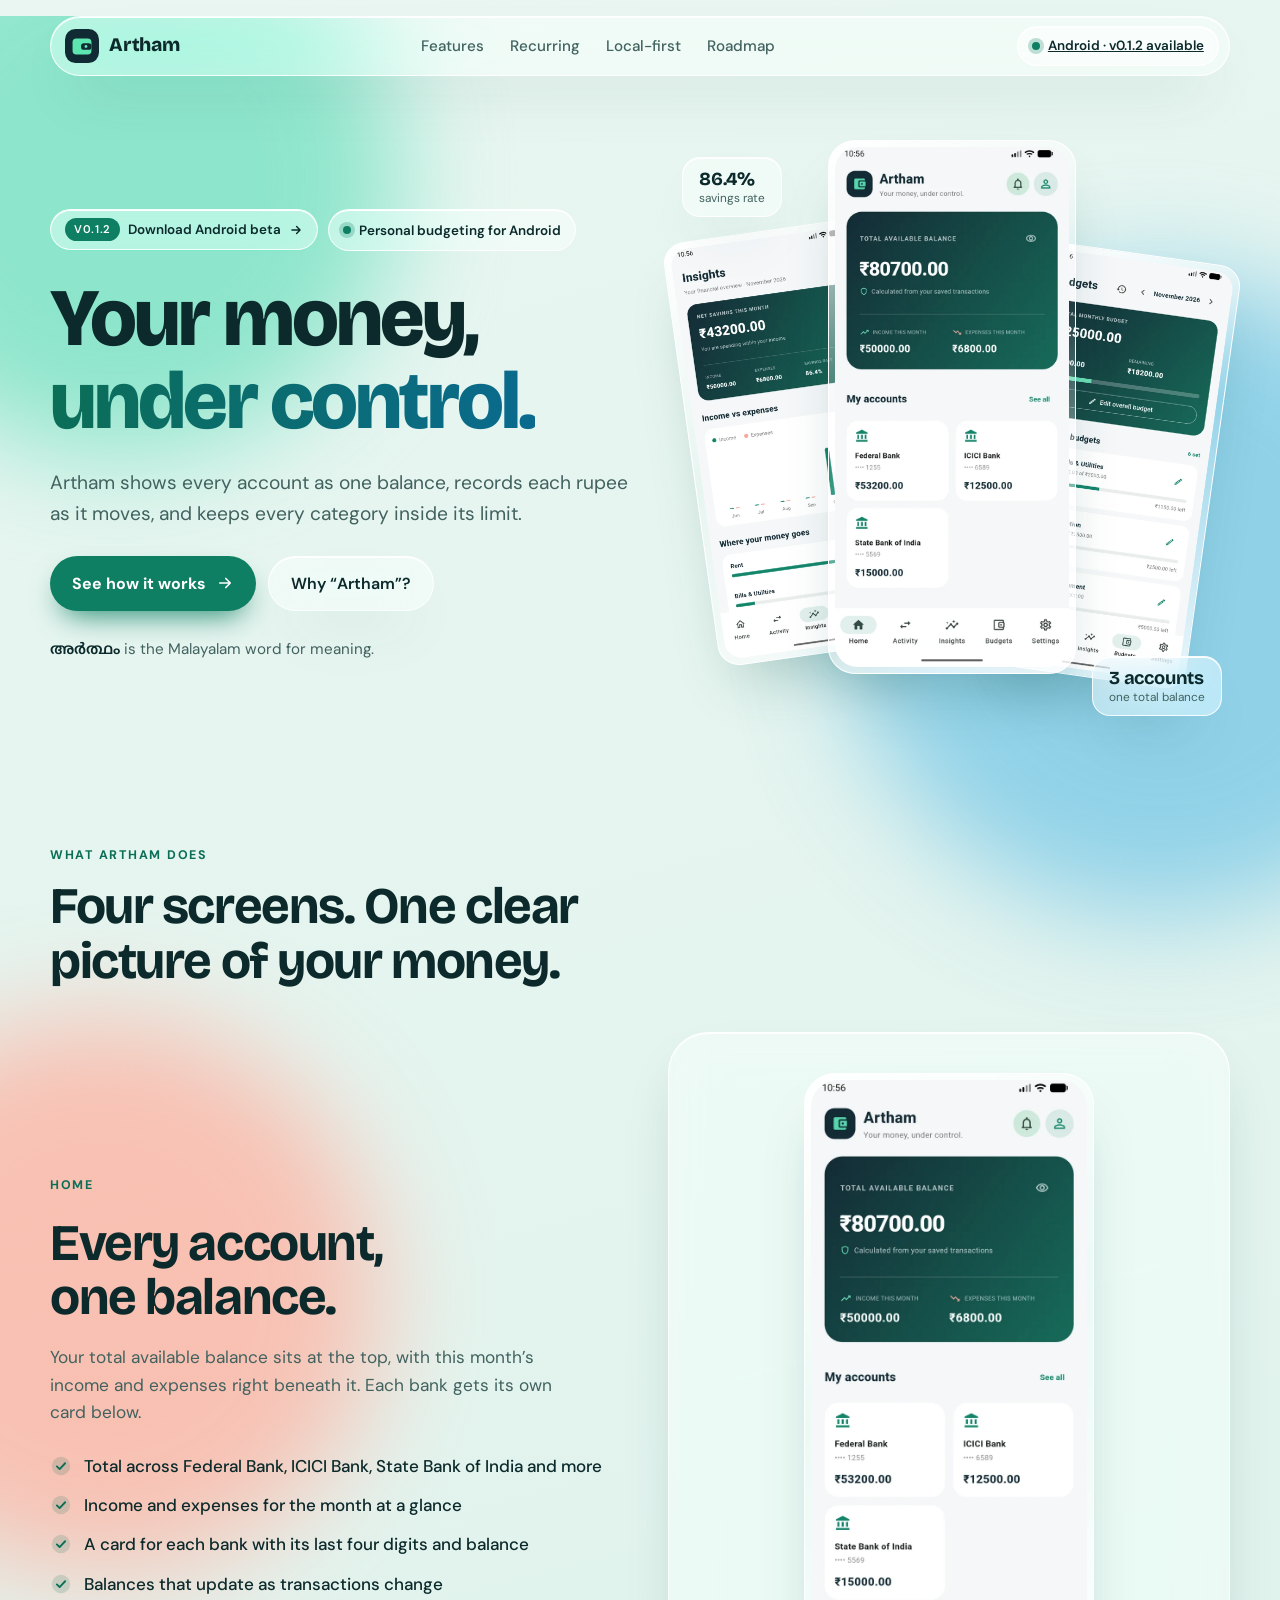
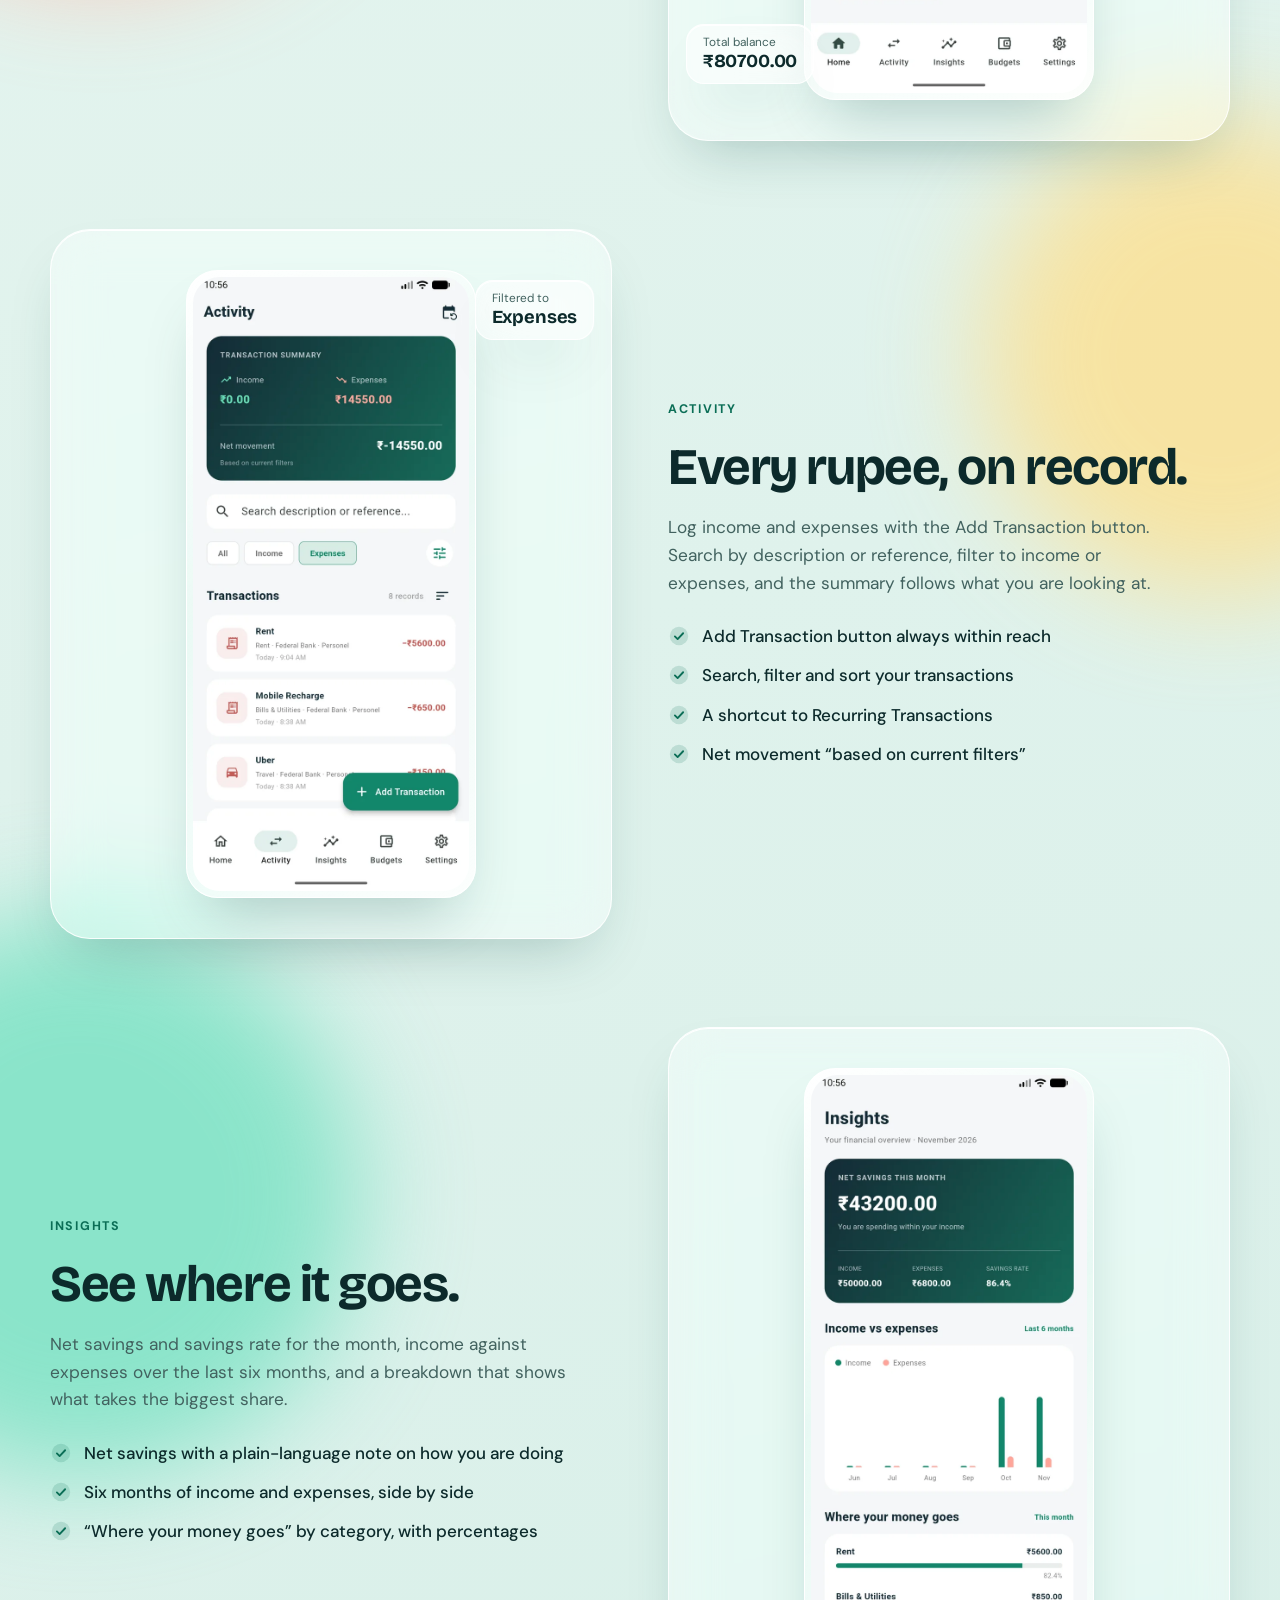
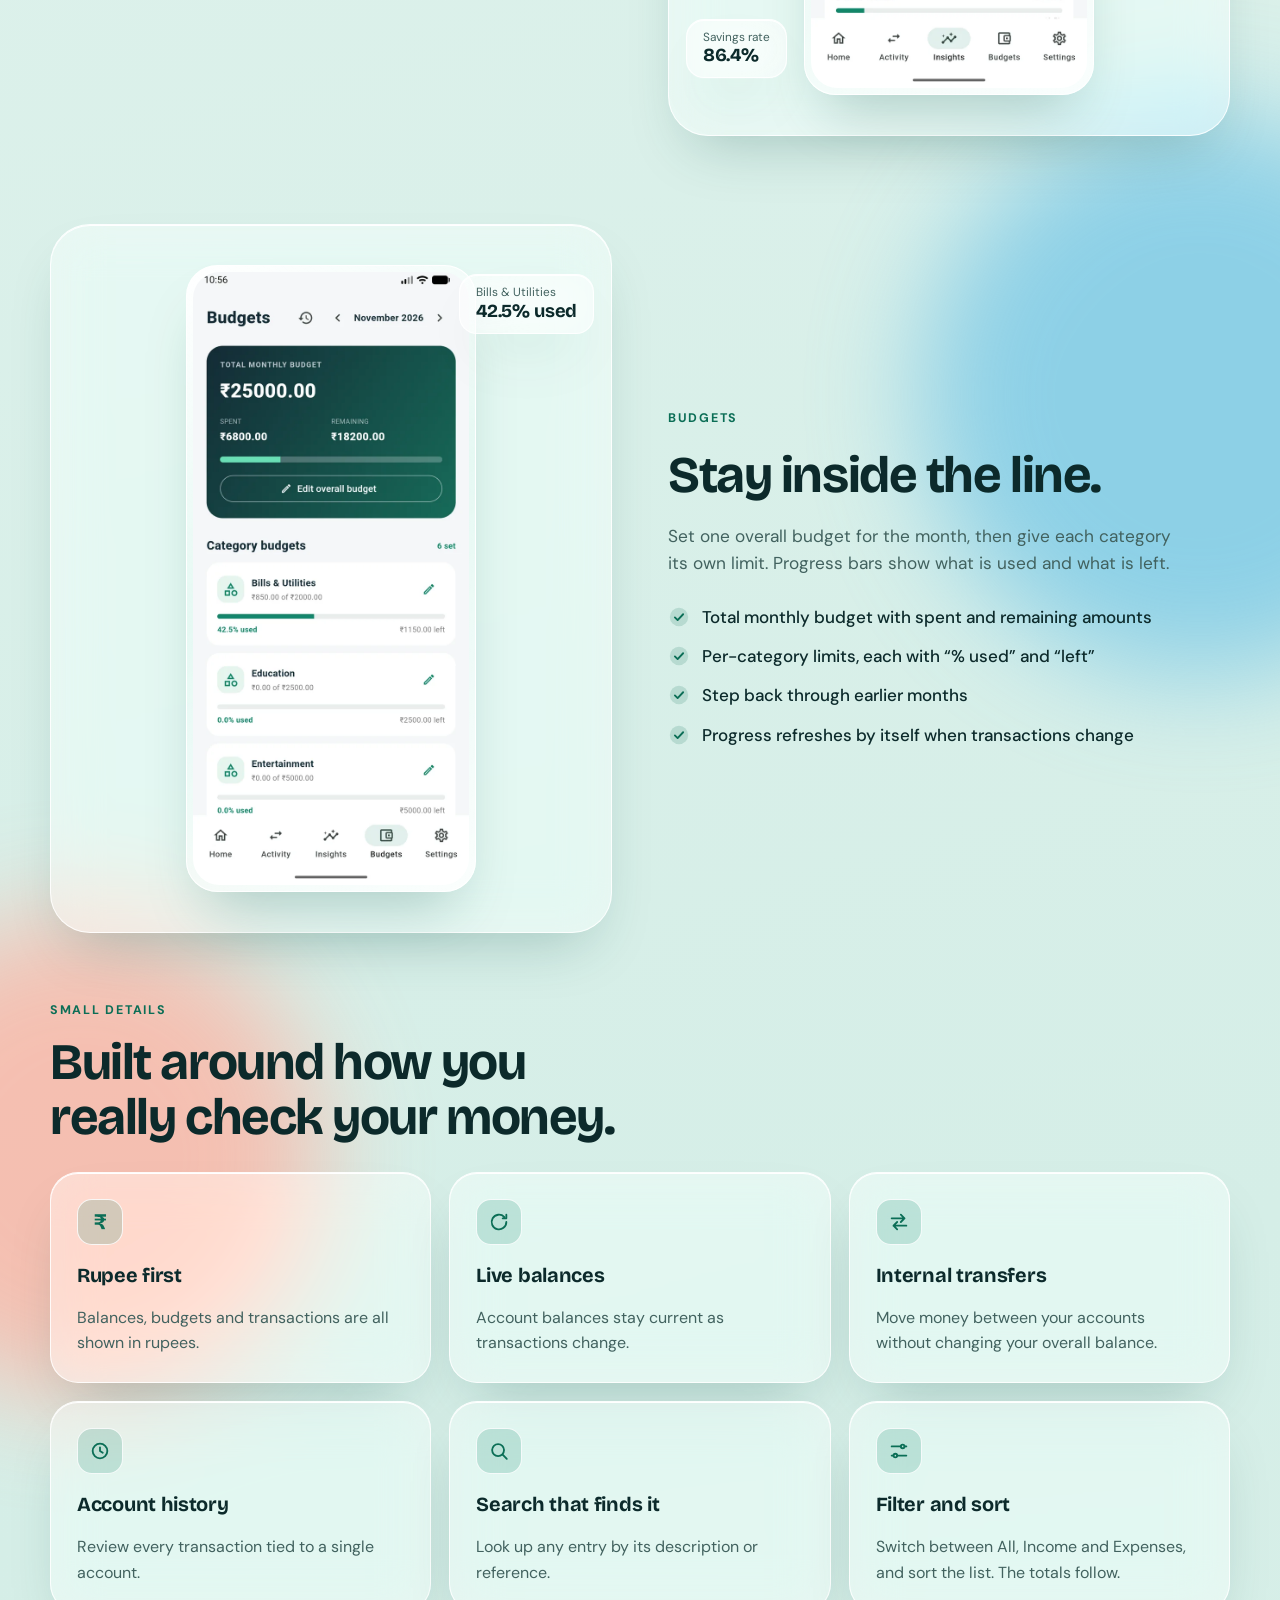
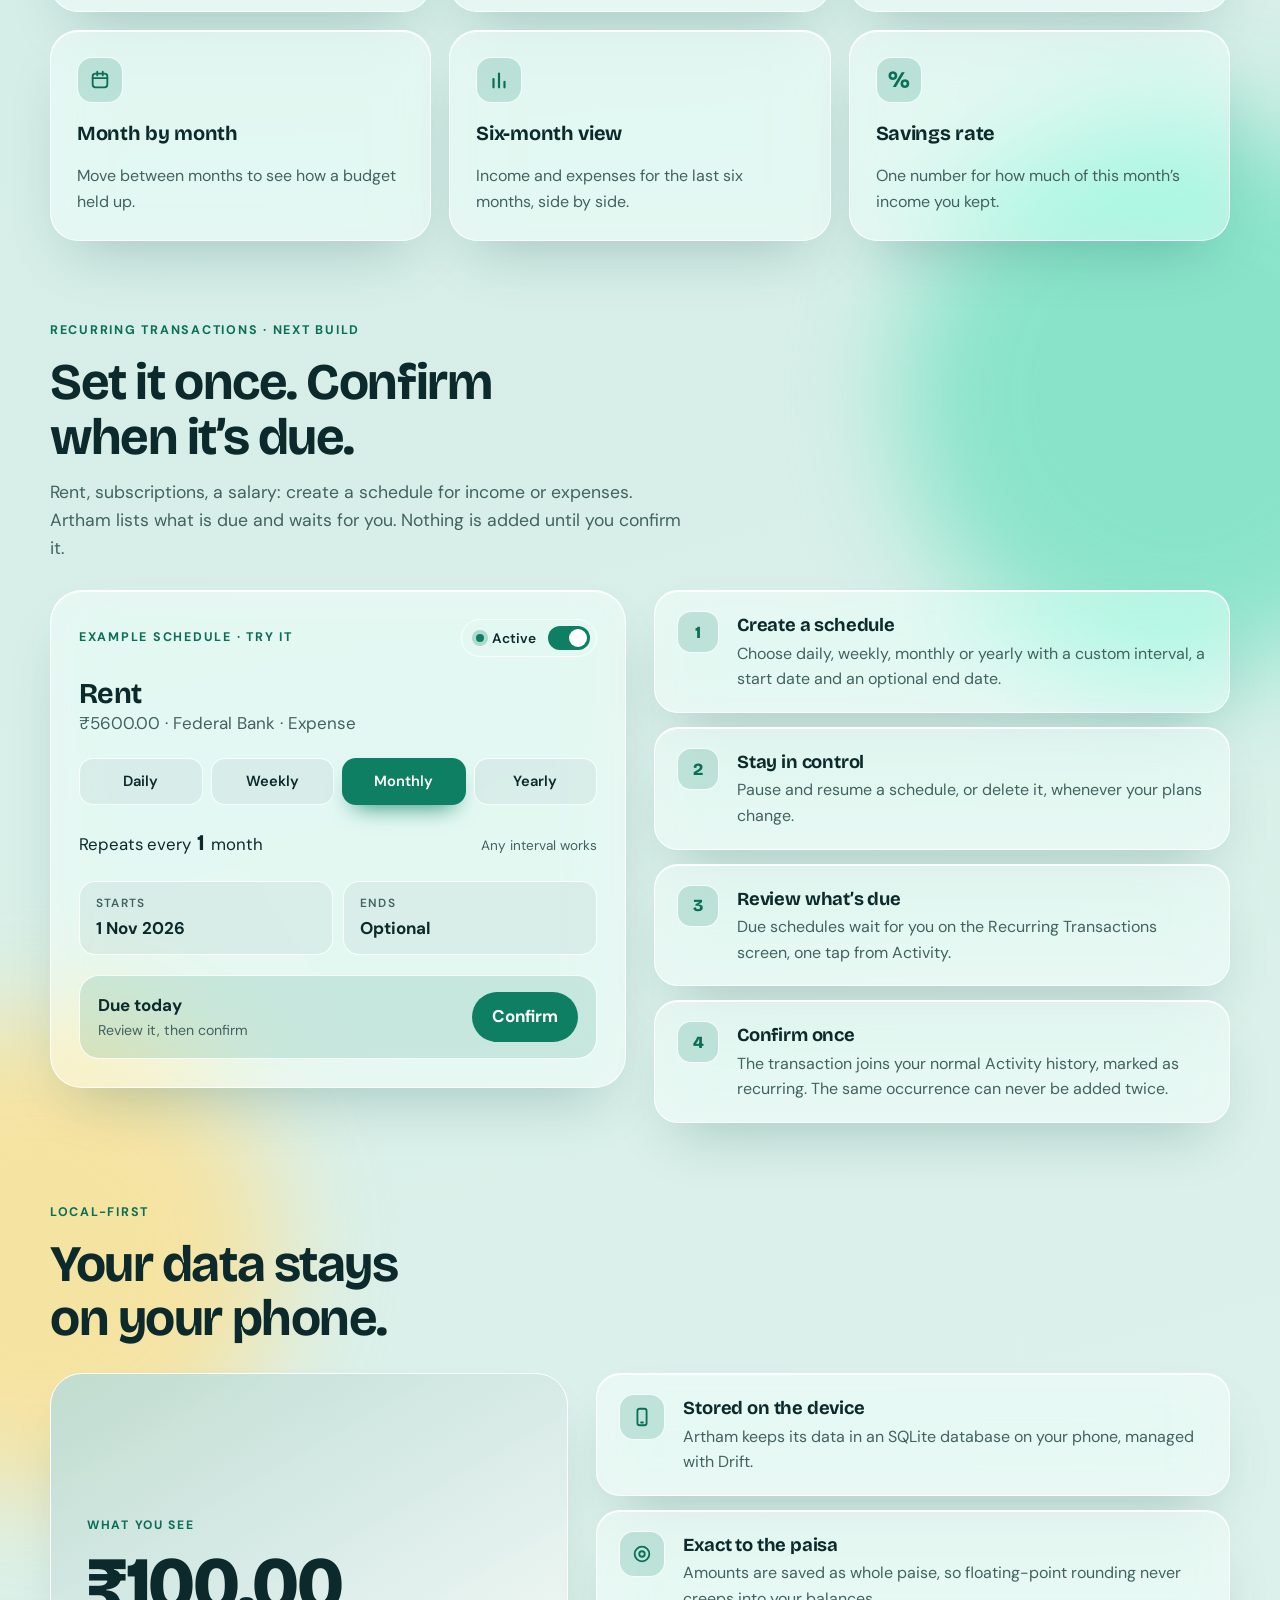
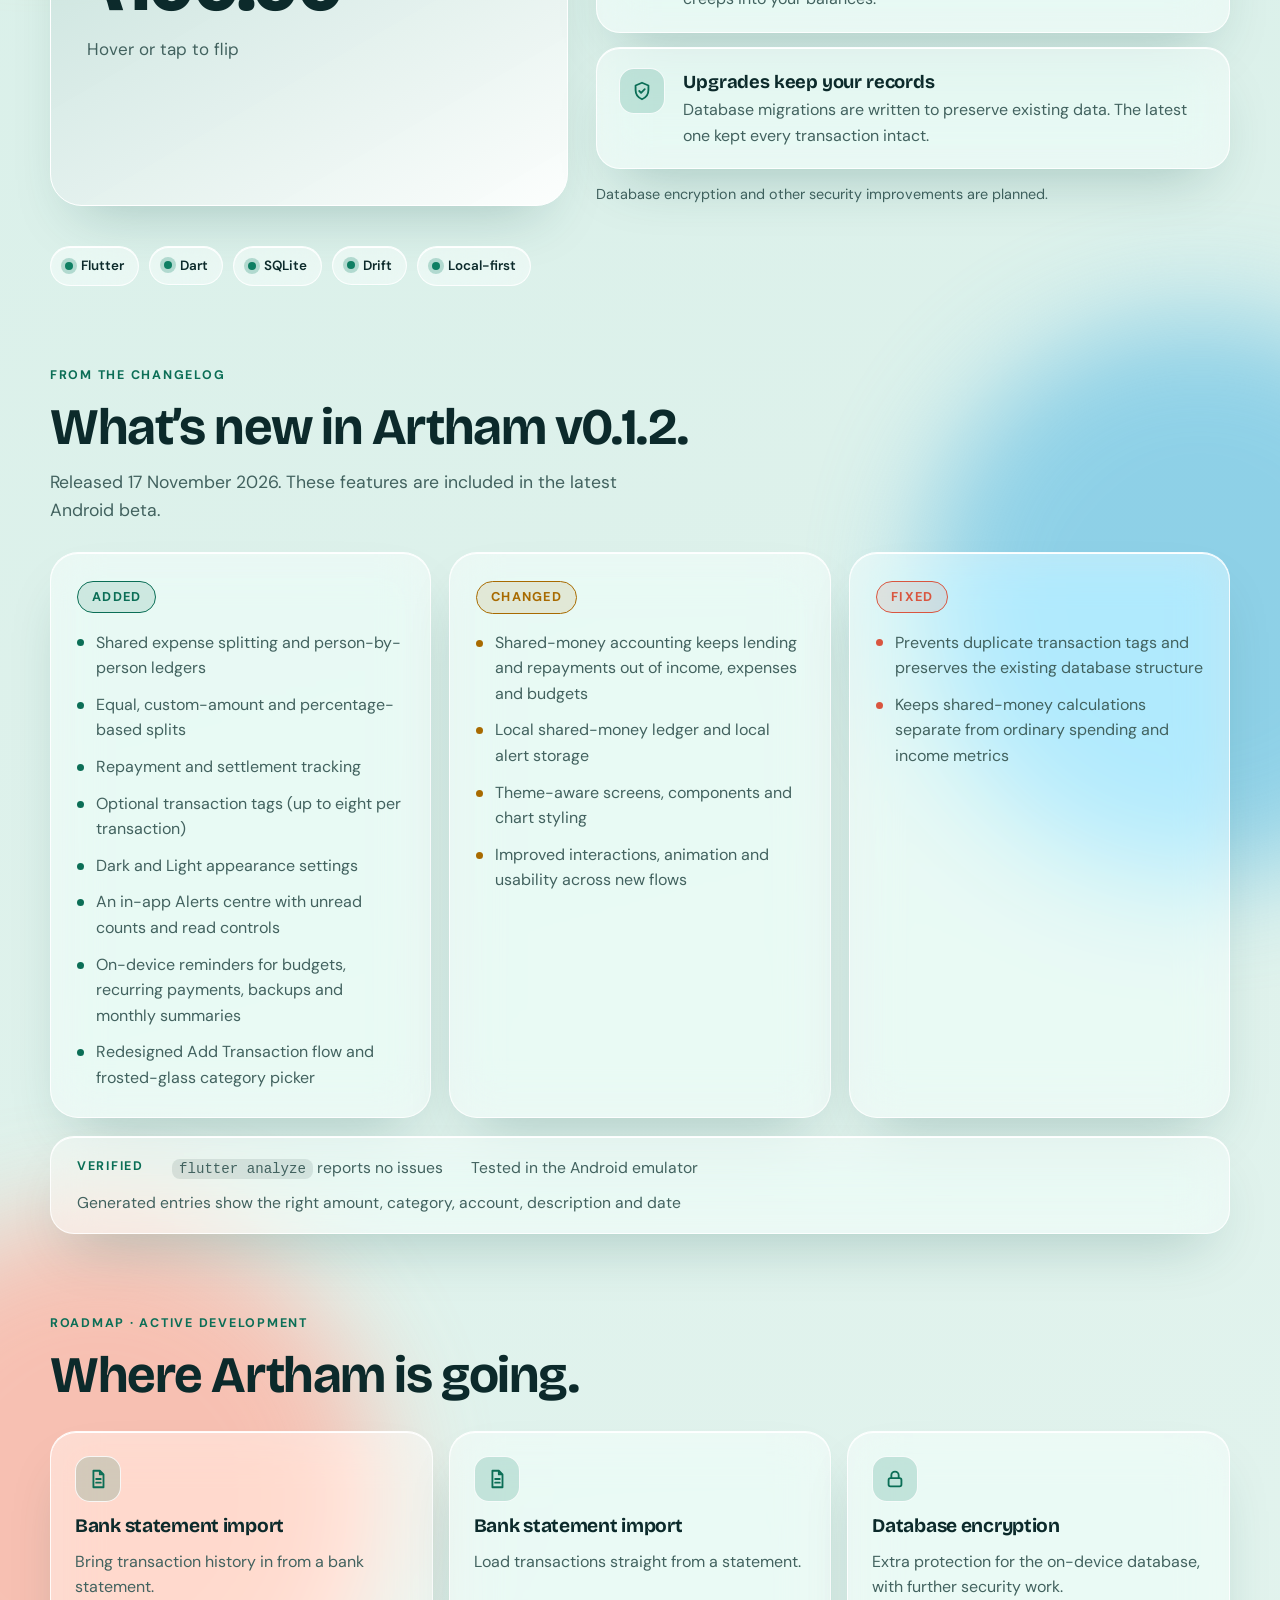
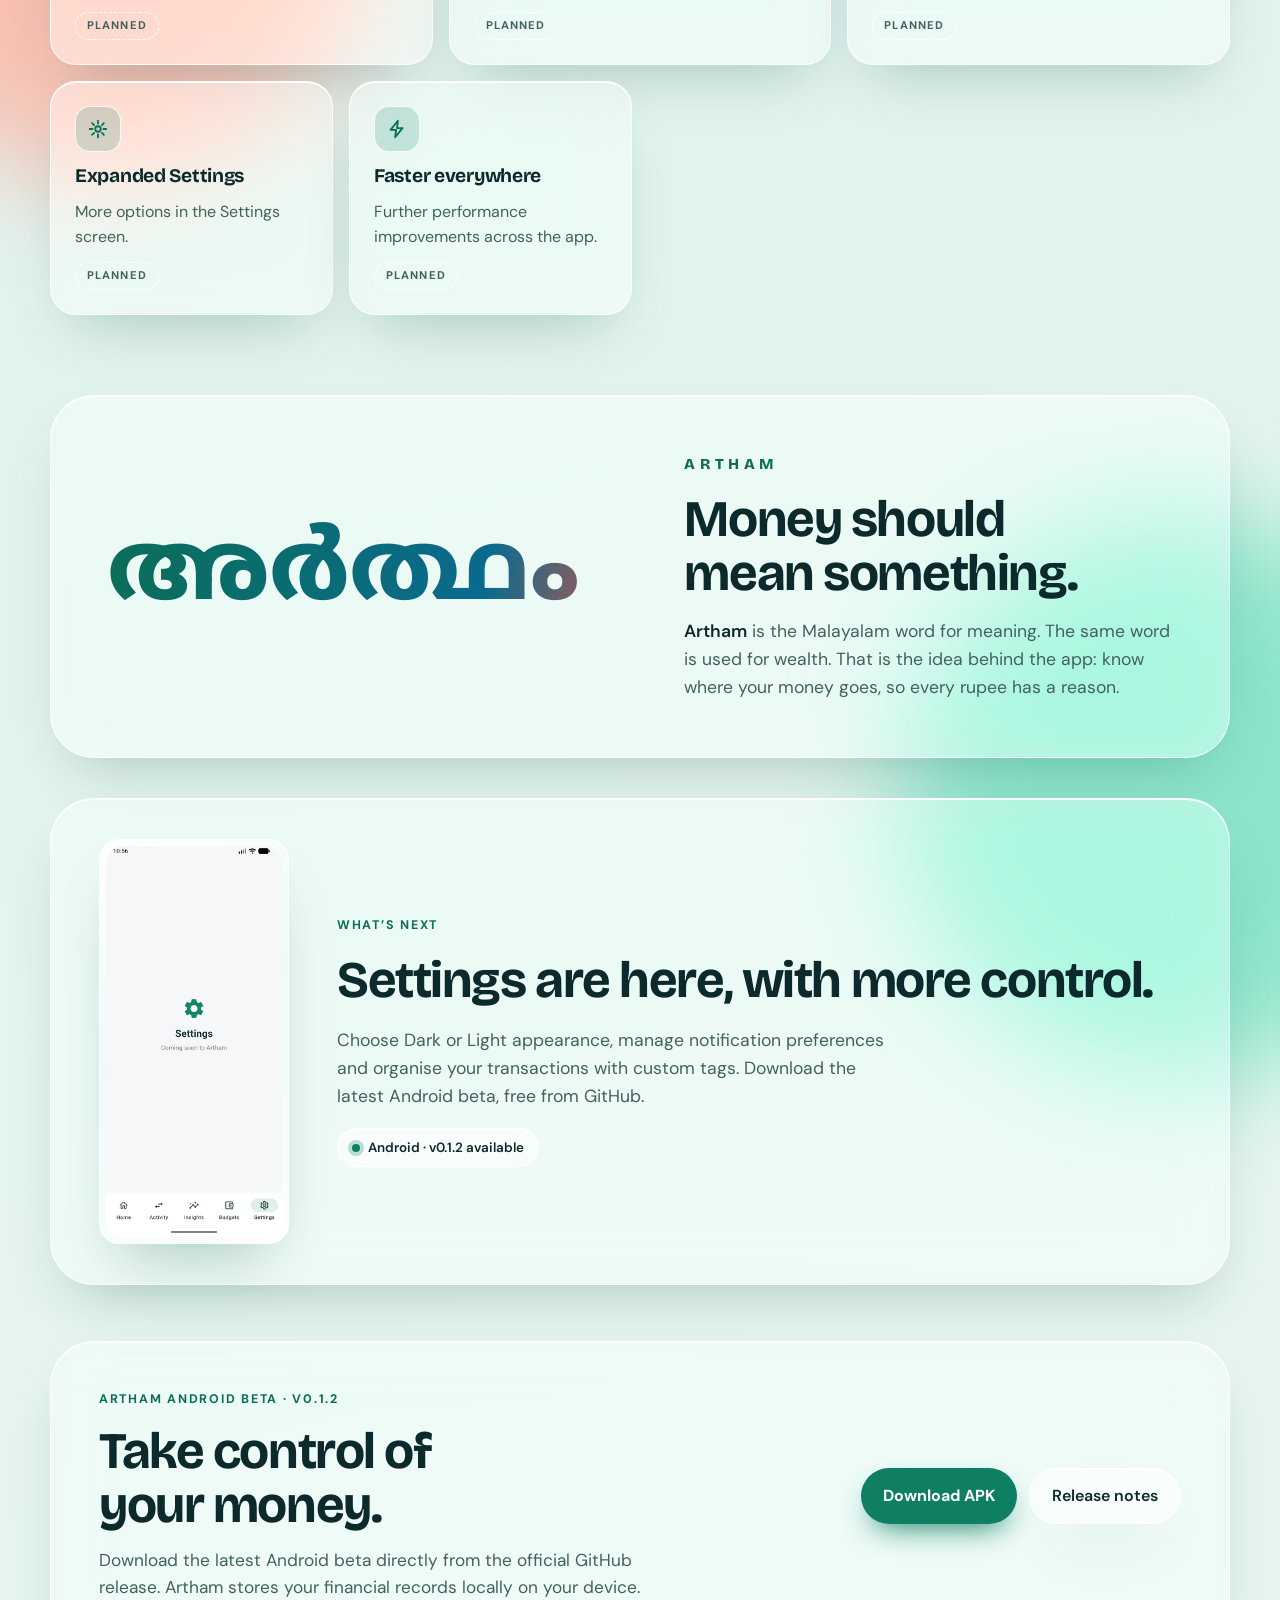
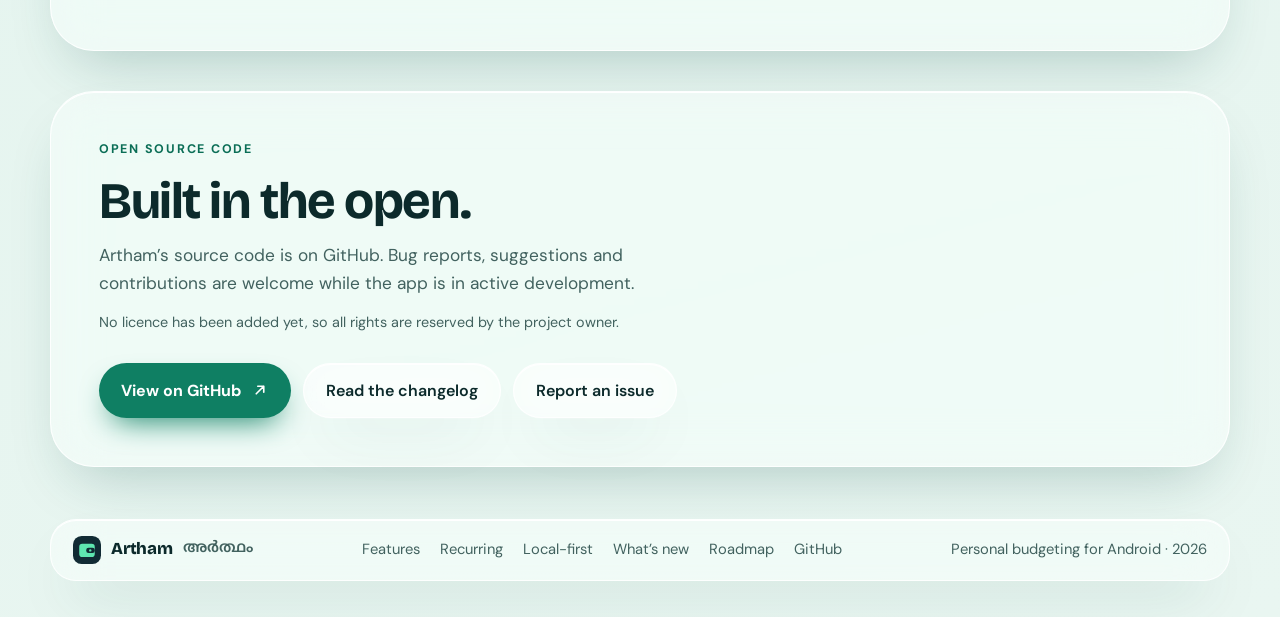
<file: site/index.html>
<!doctype html>
<html lang="en">
<head>
<meta charset="utf-8">
<meta name="viewport" content="width=device-width, initial-scale=1, viewport-fit=cover">
<title>Artham</title>
<meta name="description" content="Artham is a local-first personal finance app for Android. Track every account, split shared expenses, tag transactions, plan budgets and receive useful on-device alerts.">
<meta name="theme-color" content="#06181b">
<meta property="og:title" content="Artham">
<meta property="og:description" content="Artham is a personal budgeting app for Android. See every account as one balance, record each rupee, schedule recurring transactions and keep every category inside its limit.">
<meta property="og:type" content="website">
<link rel="icon" href="data:image/svg+xml,%3Csvg xmlns='http://www.w3.org/2000/svg' viewBox='0 0 36 36'%3E%3Crect width='36' height='36' rx='11' fill='%23112b34'/%3E%3Crect x='8' y='10' width='20' height='17' rx='4' fill='%235ee6b0'/%3E%3Crect x='17' y='15' width='11' height='7' rx='3' fill='%23112b34'/%3E%3Ccircle cx='22.2' cy='18.5' r='1.5' fill='%235ee6b0'/%3E%3C/svg%3E">
<link rel="preconnect" href="https://fonts.googleapis.com">
<link rel="preconnect" href="https://fonts.gstatic.com" crossorigin>
<link href="https://fonts.googleapis.com/css2?family=Bricolage+Grotesque:opsz,wght@12..96,500..800&family=DM+Sans:opsz,wght@9..40,400..700&family=Noto+Sans+Malayalam:wght@500..800&display=swap" rel="stylesheet">
<style>
/* Layout: floating glass pill nav; hero = copy left + three overlapping glass-framed phones right;
   four alternating feature rows (text / phone on a glass panel); details grid; the name in Malayalam;
   a coming-soon card; footer. Colored orbs sit behind everything so the glass has something to blur. */
:root{
  --font-display:'Bricolage Grotesque','Segoe UI',system-ui,sans-serif;
  --font-body:'DM Sans','Segoe UI',system-ui,sans-serif;
  --font-ml:'Noto Sans Malayalam','Nirmala UI',sans-serif;

  --bg:#06181b; --bg2:#0a2a2c;
  --fg:#eaf7f2; --muted:#a3c4bc;
  --glass:rgba(255,255,255,.075); --glass-fallback:rgba(16,48,50,.92);
  --edge:rgba(255,255,255,.18); --edge-hi:rgba(255,255,255,.42);
  --shadow:rgba(0,0,0,.45);
  --accent:#5ee6b0; --accent-text:#7cf0c4;
  --btn-bg:#5ee6b0; --btn-fg:#04261d;
  --g1:#7cf0c4; --g2:#ffd27a;
  --coral:#ff9c8b; --gold:#ffd27a;
  --orb-a:#14c995; --orb-b:#0f8f9c; --orb-c:#ff7a66; --orb-d:#f2b84b; --orb-alpha:.5;
  color-scheme:dark;
}
@media (prefers-color-scheme:light){
  :root:not([data-theme="dark"]){
    --bg:#e9f6f1; --bg2:#d5eee7;
    --fg:#0c2a2b; --muted:#42625f;
    --glass:rgba(255,255,255,.46); --glass-fallback:rgba(255,255,255,.9);
    --edge:rgba(255,255,255,.85); --edge-hi:rgba(255,255,255,1);
    --shadow:rgba(16,78,72,.28);
    --accent:#0f7f63; --accent-text:#0b6e56;
    --btn-bg:#0f7f63; --btn-fg:#ffffff;
    --g1:#0b6e56; --g2:#0a6a8f;
    --coral:#d9553f; --gold:#a86a00;
    --orb-a:#6fe0bf; --orb-b:#74c6e6; --orb-c:#ffb09f; --orb-d:#ffdf8a; --orb-alpha:.75;
    color-scheme:light;
  }
}
:root[data-theme="light"]{
  --bg:#e9f6f1; --bg2:#d5eee7;
  --fg:#0c2a2b; --muted:#42625f;
  --glass:rgba(255,255,255,.46); --glass-fallback:rgba(255,255,255,.9);
  --edge:rgba(255,255,255,.85); --edge-hi:rgba(255,255,255,1);
  --shadow:rgba(16,78,72,.28);
  --accent:#0f7f63; --accent-text:#0b6e56;
  --btn-bg:#0f7f63; --btn-fg:#ffffff;
  --g1:#0b6e56; --g2:#0a6a8f;
  --coral:#d9553f; --gold:#a86a00;
  --orb-a:#6fe0bf; --orb-b:#74c6e6; --orb-c:#ffb09f; --orb-d:#ffdf8a; --orb-alpha:.75;
  color-scheme:light;
}

*{box-sizing:border-box}
[hidden]{display:none!important}
html{scroll-behavior:smooth}
body{
  position:relative; margin:0; overflow-x:clip;
  background:var(--bg); background-image:linear-gradient(165deg,var(--bg) 0%,var(--bg2) 45%,var(--bg) 100%);
  color:var(--fg); font-family:var(--font-body); font-size:17px; line-height:1.6;
  padding-block:0;
  padding-left:max(16px,env(safe-area-inset-left,0px));
  padding-right:max(16px,env(safe-area-inset-right,0px));
}
body::before{content:"";position:fixed;inset:0 0 auto;height:env(safe-area-inset-top,0px);z-index:30;background:var(--bg)}
img{max-width:100%}
a{color:inherit}
h1,h2,h3{font-family:var(--font-display);margin:0;text-wrap:balance}
p{margin:0}
:focus-visible{outline:2px solid var(--accent-text);outline-offset:3px;border-radius:8px}

/* orbs */
.bg{position:absolute;inset:0;overflow:hidden;pointer-events:none;z-index:0}
.orb{position:absolute;border-radius:50%;filter:blur(55px);opacity:var(--orb-alpha);width:min(560px,92vw);aspect-ratio:1}
.o1{background:var(--orb-a);top:-120px;left:-160px}
.o2{background:var(--orb-b);top:260px;right:-200px;width:min(640px,100vw)}
.o3{background:var(--orb-c);top:1000px;left:-180px}
.o4{background:var(--orb-d);top:1700px;right:-180px;width:min(480px,80vw)}
.o5{background:var(--orb-a);top:2500px;left:-200px}
.o6{background:var(--orb-b);top:3300px;right:-200px}
.o7{background:var(--orb-c);top:4100px;left:-160px;width:min(480px,80vw)}
.o8{background:var(--orb-a);top:4900px;right:-180px}
.o9{background:var(--orb-d);top:5800px;left:-200px;width:min(480px,80vw)}
.o10{background:var(--orb-b);top:6700px;right:-200px}
.o11{background:var(--orb-c);top:7600px;left:-180px}
.o12{background:var(--orb-a);top:8500px;right:-180px}

.wrap{position:relative;z-index:1;max-width:1180px;margin-inline:auto}

/* glass */
.glass{
  background:var(--glass);
  -webkit-backdrop-filter:blur(24px) saturate(160%);
  backdrop-filter:blur(24px) saturate(160%);
  border:1px solid var(--edge);
  box-shadow:inset 0 1px 0 var(--edge-hi),0 28px 60px -24px var(--shadow);
}
@supports not ((backdrop-filter:blur(1px)) or (-webkit-backdrop-filter:blur(1px))){
  .glass{background:var(--glass-fallback)}
}

/* nav */
.nav{
  position:sticky;top:calc(env(safe-area-inset-top,0px) + 12px);z-index:40;
  margin-top:16px;padding:9px 10px 9px 14px;border-radius:999px;
  display:flex;align-items:center;justify-content:space-between;gap:12px;
}
.brand{display:flex;align-items:center;gap:10px;text-decoration:none;font-family:var(--font-display);font-weight:800;font-size:1.2rem;letter-spacing:-.01em}
.brand svg{width:34px;height:34px;display:block}
.nav-links{display:flex;gap:26px;font-size:.95rem;font-weight:500}
.nav-links a{text-decoration:none;color:var(--muted);transition:color .2s}
.nav-links a:hover{color:var(--fg)}
.pill{display:inline-flex;align-items:center;gap:8px;padding:8px 14px;border-radius:999px;font-size:.84rem;font-weight:600;white-space:nowrap}
.dot{width:8px;height:8px;border-radius:50%;background:var(--accent);box-shadow:0 0 0 4px color-mix(in srgb,var(--accent) 25%,transparent)}
@media (max-width:720px){.nav-links{display:none}}

/* buttons */
.btn{display:inline-flex;align-items:center;gap:10px;padding:14px 22px;border-radius:999px;font-weight:700;font-size:1rem;text-decoration:none;transition:transform .2s,box-shadow .2s}
.btn:hover{transform:translateY(-2px)}
.btn-main{background:var(--btn-bg);color:var(--btn-fg);box-shadow:0 14px 30px -12px var(--accent)}
.btn-glass{font-weight:600}
.btn svg{width:18px;height:18px}

/* hero */
.hero{display:grid;grid-template-columns:minmax(0,1.05fr) minmax(0,1fr);gap:40px;align-items:center;padding-block:64px 88px}
.hero-copy{display:flex;flex-direction:column;gap:26px;align-items:flex-start;min-width:0}
h1{font-weight:800;font-size:clamp(2.7rem,6.6vw,5.1rem);line-height:1.01;letter-spacing:-.035em}
h1 em{font-style:normal;background:linear-gradient(95deg,var(--g1),var(--g2));-webkit-background-clip:text;background-clip:text;color:transparent}
.lede{font-size:1.2rem;color:var(--muted);max-width:34em}
.cta-row{display:flex;flex-wrap:wrap;gap:12px}
.ml-note{font-size:.95rem;color:var(--muted)}
.ml-note span{font-family:var(--font-ml);font-weight:600;color:var(--fg)}

.cluster{position:relative;width:min(100%,540px);margin-inline:auto;aspect-ratio:1/1.1;min-width:0}
.phone{padding:6px;border-radius:11% / 4.9%;background:linear-gradient(150deg,var(--edge-hi),rgba(255,255,255,.05) 45%,var(--edge));border:1px solid var(--edge-hi);box-shadow:0 34px 60px -22px var(--shadow)}
.phone img{display:block;width:100%;height:auto;aspect-ratio:9/20;object-fit:cover;border-radius:9.6% / 4.3%}
.cluster .phone{position:absolute}
.ph-c{left:27%;width:46%;top:0;z-index:3;animation:float 7s ease-in-out infinite}
.ph-l{left:1.5%;width:37%;top:15%;z-index:2;transform:rotate(-8deg);animation:float 8s ease-in-out -2s infinite}
.ph-r{right:1.5%;width:37%;top:19%;z-index:2;transform:rotate(8deg);animation:float 9s ease-in-out -4s infinite}
@keyframes float{0%,100%{translate:0 0}50%{translate:0 -10px}}
.chip{position:absolute;z-index:4;display:flex;align-items:center;gap:10px;padding:10px 16px;border-radius:18px;font-size:.84rem;line-height:1.25}
.chip b{display:block;font-family:var(--font-display);font-size:1.15rem;font-weight:700;letter-spacing:-.01em}
.chip small{color:var(--muted);font-size:.74rem;display:block}
.chip.c1{left:0;top:3%}
.chip.c2{right:0;bottom:3%}
.cluster .chip .ico{display:none}
.chip .ico{width:34px;height:34px;border-radius:11px;display:grid;place-items:center;background:color-mix(in srgb,var(--accent) 22%,transparent);color:var(--accent-text);font-weight:700}
@media (max-width:900px){.hero{grid-template-columns:1fr;padding-block:40px 64px;gap:48px}}
@media (max-width:480px){.chip{padding:8px 12px}.chip b{font-size:1rem}.chip .ico{display:none}}

/* section heads */
.eyebrow{display:inline-flex;align-items:center;gap:8px;font-size:.78rem;font-weight:700;letter-spacing:.14em;text-transform:uppercase;color:var(--accent-text)}
.sec-head{display:flex;flex-direction:column;gap:14px;max-width:40rem;padding-top:24px}
h2{font-weight:700;font-size:clamp(2rem,4.4vw,3.2rem);line-height:1.06;letter-spacing:-.028em}

/* features */
.feat{display:grid;grid-template-columns:minmax(0,1fr) minmax(0,1fr);gap:56px;align-items:center;padding-block:44px}
.feat.flip .feat-vis{order:-1}
.feat-copy{display:flex;flex-direction:column;gap:20px;min-width:0}
.feat-copy p.body{color:var(--muted);font-size:1.08rem;max-width:30em}
.ticks{list-style:none;margin:6px 0 0;padding:0;display:flex;flex-direction:column;gap:12px}
.ticks li{display:flex;gap:12px;align-items:flex-start;font-weight:500}
.ticks svg{flex:none;width:22px;height:22px;margin-top:2px;color:var(--accent-text)}
.feat-vis{position:relative;display:grid;place-items:center;padding:40px 20px;border-radius:40px;min-width:0}
.feat-vis .phone{width:min(100%,290px)}
.feat-vis .chip{z-index:4}
.feat-vis .chip{max-width:150px}
.feat-vis .chip.t{top:7%;right:3%}
.feat-vis .chip.b{bottom:8%;left:3%}
@media (max-width:860px){
  .feat-vis .chip{position:static;margin-top:16px;max-width:none}
  .feat{grid-template-columns:1fr;gap:28px;padding-block:32px}
  .feat.flip .feat-vis{order:0}
}

/* details */
.grid{display:grid;grid-template-columns:repeat(3,minmax(0,1fr));gap:18px;padding-block:28px 56px}
.tile{padding:26px;border-radius:28px;display:flex;flex-direction:column;gap:14px;transition:transform .25s}
.tile:hover{transform:translateY(-4px)}
.tile .ico{width:46px;height:46px;border-radius:15px;display:grid;place-items:center;font-family:var(--font-display);font-size:1.4rem;font-weight:700;color:var(--accent-text);background:color-mix(in srgb,var(--accent) 18%,transparent);border:1px solid var(--edge)}
.tile .ico svg{width:22px;height:22px}
.tile h3{font-size:1.25rem;font-weight:700;letter-spacing:-.015em}
.tile p{color:var(--muted);font-size:1rem}
@media (max-width:900px){.grid{grid-template-columns:repeat(2,minmax(0,1fr))}}
@media (max-width:560px){.grid{grid-template-columns:1fr}}

/* name */
.name{display:grid;grid-template-columns:minmax(0,1.1fr) minmax(0,1fr);gap:40px;align-items:center;padding:56px;border-radius:44px;margin-block:24px 40px}
.ml{font-family:var(--font-ml);font-weight:800;font-size:clamp(3rem,8.4vw,6rem);line-height:1.3;letter-spacing:-.01em;white-space:nowrap;background:linear-gradient(100deg,var(--g1),var(--g2) 70%,var(--coral));-webkit-background-clip:text;background-clip:text;color:transparent}
.name-copy{display:flex;flex-direction:column;gap:16px;min-width:0}
.name-copy .lat{font-family:var(--font-display);font-weight:800;letter-spacing:.3em;font-size:.95rem;color:var(--accent-text)}
.name-copy p{color:var(--muted);font-size:1.1rem}
.name-copy p strong{color:var(--fg);font-weight:600}
@media (max-width:860px){.name{grid-template-columns:1fr;padding:34px 24px;border-radius:34px;gap:20px}}

/* coming soon */
.soon{display:grid;grid-template-columns:auto minmax(0,1fr);gap:48px;align-items:center;padding:40px 48px;border-radius:44px;margin-block:0 56px}
.soon .phone{width:190px}
.soon-copy{display:flex;flex-direction:column;gap:18px;align-items:flex-start;min-width:0}
.soon-copy p{color:var(--muted);font-size:1.1rem;max-width:32em}
@media (max-width:700px){.soon{grid-template-columns:1fr;padding:32px 24px;gap:28px;justify-items:start;border-radius:34px}}

/* footer */
footer{padding-block:12px 36px}
.foot{display:flex;flex-wrap:wrap;gap:14px 28px;align-items:center;justify-content:space-between;padding:16px 22px;border-radius:26px;color:var(--muted);font-size:.92rem}
.foot .brand{color:var(--fg);font-size:1.05rem}
.foot .brand svg{width:28px;height:28px}
.foot .brand span{font-family:var(--font-ml);font-weight:600;font-size:.95rem;color:var(--muted)}

/* ---------- additions: new sections + hover polish ---------- */
section[id]{scroll-margin-top:96px}
.ic{width:22px;height:22px;fill:none;stroke:currentColor;stroke-width:2;stroke-linecap:round;stroke-linejoin:round;flex:none}
.sr{position:absolute;opacity:0;pointer-events:none;width:1px;height:1px}
.sr-text{position:absolute;width:1px;height:1px;overflow:hidden;clip-path:inset(50%);white-space:nowrap}
.sec-sub{color:var(--muted);font-size:1.1rem;max-width:36em}
code{font-family:ui-monospace,SFMono-Regular,Menlo,Consolas,monospace;font-size:.9em;padding:2px 7px;border-radius:8px;background:color-mix(in srgb,var(--fg) 10%,transparent)}
.fine{font-size:.9rem;color:var(--muted)}

/* pointer spotlight */
[data-glow]{position:relative;isolation:isolate}
[data-glow]::before{content:"";position:absolute;inset:0;z-index:-1;border-radius:inherit;pointer-events:none;opacity:0;transition:opacity .35s;
  background:radial-gradient(340px circle at var(--mx,50%) var(--my,0%),color-mix(in srgb,var(--accent) 30%,transparent),transparent 62%)}
[data-glow]:hover::before{opacity:1}

/* nav + buttons + brand */
.nav-links a{position:relative}
.nav-links a::after{content:"";position:absolute;left:0;right:0;bottom:-6px;height:2px;border-radius:2px;background:var(--accent);scale:0 1;transform-origin:left;transition:scale .25s ease}
.nav-links a:hover::after,.nav-links a:focus-visible::after{scale:1 1}
.brand svg{transition:rotate .4s cubic-bezier(.3,1.6,.5,1)}
.brand:hover svg{rotate:-10deg}
.btn-main{position:relative;overflow:hidden}
.btn-main::after{content:"";position:absolute;inset:0;background:linear-gradient(110deg,transparent 30%,rgba(255,255,255,.5) 50%,transparent 70%);translate:-120% 0;transition:translate .7s ease}
.btn-main:hover::after{translate:120% 0}
.btn-glass:hover{border-color:var(--edge-hi);box-shadow:inset 0 1px 0 var(--edge-hi),0 18px 40px -18px var(--accent)}
.btn svg{transition:translate .25s}
.btn:hover svg{translate:3px 0}

/* hero announcement */
.hero-pills{display:flex;flex-wrap:wrap;gap:10px}
.announce{text-decoration:none;transition:transform .25s,border-color .25s}
.announce:hover{transform:translateY(-2px);border-color:var(--edge-hi)}
.announce .tag{padding:3px 9px;border-radius:999px;background:var(--btn-bg);color:var(--btn-fg);font-size:.7rem;letter-spacing:.06em;text-transform:uppercase}
.announce svg{width:14px;height:14px;transition:translate .25s}
.announce:hover svg{translate:4px 0}

/* feature panels: gentle 3D tilt */
.feat-vis{perspective:1100px}
.feat-vis .phone{transition:transform .6s cubic-bezier(.2,.8,.2,1)}
.feat-vis:hover .phone{transform:rotateY(-7deg) rotateX(3deg) translateY(-6px)}
.feat.flip .feat-vis:hover .phone{transform:rotateY(7deg) rotateX(3deg) translateY(-6px)}
.feat-vis .chip{transition:translate .5s cubic-bezier(.2,.8,.2,1)}
.feat-vis:hover .chip.t{translate:0 -8px}
.feat-vis:hover .chip.b{translate:0 8px}

/* detail tiles */
.tile{transition:transform .3s cubic-bezier(.2,.8,.2,1),border-color .3s}
.tile:hover{transform:translateY(-6px);border-color:var(--edge-hi)}
.tile .ico{transition:transform .35s cubic-bezier(.3,1.6,.5,1),background .3s}
.tile:hover .ico{transform:rotate(-8deg) scale(1.1);background:color-mix(in srgb,var(--accent) 30%,transparent)}

/* recurring demo */
.rec{display:grid;grid-template-columns:minmax(0,1fr) minmax(0,1fr);gap:28px;padding-block:28px 56px;align-items:start}
.demo{padding:28px;border-radius:32px;display:flex;flex-direction:column;gap:20px;min-width:0}
.demo-top{display:flex;justify-content:space-between;align-items:center;gap:12px;flex-wrap:wrap}
.switch{display:inline-flex;align-items:center;gap:12px;cursor:pointer;padding:6px 6px 6px 14px;border-radius:999px;border:1px solid var(--edge);transition:border-color .25s,transform .25s}
.switch:hover{border-color:var(--edge-hi);transform:translateY(-1px)}
.status{display:inline-flex;align-items:center;gap:8px;font-weight:600;font-size:.86rem}
.status i{width:8px;height:8px;border-radius:50%;background:var(--accent);box-shadow:0 0 0 4px color-mix(in srgb,var(--accent) 25%,transparent);transition:background .3s,box-shadow .3s}
.s-pau{display:none}
.knob{position:relative;width:42px;height:24px;border-radius:999px;background:var(--accent);transition:background .3s}
.knob::after{content:"";position:absolute;top:3px;right:3px;width:18px;height:18px;border-radius:50%;background:#fff;transition:translate .3s cubic-bezier(.3,1.4,.5,1)}
.demo:has(#pause:checked) .s-act{display:none}
.demo:has(#pause:checked) .s-pau{display:inline}
.demo:has(#pause:checked) .status i{background:var(--gold);box-shadow:0 0 0 4px color-mix(in srgb,var(--gold) 25%,transparent)}
.demo:has(#pause:checked) .knob{background:color-mix(in srgb,var(--fg) 25%,transparent)}
.demo:has(#pause:checked) .knob::after{translate:-18px 0}
.demo:has(#pause:focus-visible) .switch,.demo:has(#confirm:focus-visible) .confirm,.freq input:focus-visible + label{outline:2px solid var(--accent-text);outline-offset:3px}
.demo-title{font-family:var(--font-display);font-size:1.8rem;font-weight:700;letter-spacing:-.02em;line-height:1.15}
.demo-sub{color:var(--muted)}
.freq{display:grid;grid-template-columns:repeat(4,minmax(0,1fr));gap:8px;border:0;margin:0;padding:0;min-width:0}
.freq label{text-align:center;padding:11px 4px;border-radius:14px;border:1px solid var(--edge);font-weight:600;font-size:.92rem;cursor:pointer;background:color-mix(in srgb,var(--fg) 5%,transparent);transition:transform .25s,background .25s,color .25s,border-color .25s}
.freq label:hover{transform:translateY(-3px);border-color:var(--edge-hi)}
.freq input:checked + label{background:var(--btn-bg);color:var(--btn-fg);border-color:transparent;box-shadow:0 12px 24px -12px var(--accent)}
.every{display:flex;align-items:baseline;flex-wrap:wrap;gap:6px;font-size:1.05rem}
.every b{font-family:var(--font-display);font-size:1.4rem}
.every small{margin-left:auto;color:var(--muted);font-size:.85rem}
.u{display:none}
.u-m{display:inline}
.demo:has(#f-d:checked) .u-m,.demo:has(#f-w:checked) .u-m,.demo:has(#f-y:checked) .u-m{display:none}
.demo:has(#f-d:checked) .u-d,.demo:has(#f-w:checked) .u-w,.demo:has(#f-y:checked) .u-y{display:inline}
.dates{display:grid;grid-template-columns:1fr 1fr;gap:10px}
.field{padding:12px 16px;border-radius:16px;border:1px solid var(--edge);background:color-mix(in srgb,var(--fg) 5%,transparent);display:flex;flex-direction:column;gap:2px;transition:border-color .25s}
.field:hover{border-color:var(--edge-hi)}
.field small{color:var(--muted);font-size:.74rem;text-transform:uppercase;letter-spacing:.1em;font-weight:600}
.due{display:flex;align-items:center;justify-content:space-between;gap:14px;padding:16px 18px;border-radius:20px;border:1px solid var(--edge);background:color-mix(in srgb,var(--accent) 14%,transparent);transition:opacity .3s,background .4s}
.due-text{display:flex;flex-direction:column;min-width:0}
.due-text small{color:var(--muted)}
.d-after{display:none}
.confirm{display:inline-flex;align-items:center;gap:8px;padding:11px 20px;border-radius:999px;font-weight:700;cursor:pointer;background:var(--btn-bg);color:var(--btn-fg);transition:transform .25s,box-shadow .25s;white-space:nowrap}
.confirm:hover{transform:translateY(-2px);box-shadow:0 14px 26px -12px var(--accent)}
.confirm .ic{width:18px;height:18px;stroke-width:2.6}
.confirm .d-after{align-items:center;gap:6px}
.demo:has(#confirm:checked) .d-before{display:none}
.demo:has(#confirm:checked) .d-after{display:inline-flex}
.demo:has(#confirm:checked) .due-text .d-after{display:inline}
.demo:has(#confirm:checked) .due{background:color-mix(in srgb,var(--accent) 26%,transparent)}
.demo:has(#pause:checked) .due{opacity:.45}
.demo:has(#pause:checked) .confirm{pointer-events:none}
.steps{list-style:none;margin:0;padding:0;display:flex;flex-direction:column;gap:14px;min-width:0}
.step{display:grid;grid-template-columns:auto minmax(0,1fr);gap:18px;align-items:start;padding:20px 22px;border-radius:24px;transition:transform .3s cubic-bezier(.2,.8,.2,1),border-color .3s}
.step:hover{transform:translateX(8px);border-color:var(--edge-hi)}
.step .n{width:42px;height:42px;border-radius:14px;display:grid;place-items:center;font-family:var(--font-display);font-weight:800;color:var(--accent-text);background:color-mix(in srgb,var(--accent) 18%,transparent);border:1px solid var(--edge);transition:transform .35s cubic-bezier(.3,1.6,.5,1)}
.step:hover .n{transform:scale(1.12) rotate(-6deg)}
.step h3{font-size:1.15rem;font-weight:700;letter-spacing:-.01em}
.step p{color:var(--muted);font-size:1rem}

/* local-first */
.local{display:grid;grid-template-columns:minmax(0,.9fr) minmax(0,1.1fr);gap:28px;padding-block:28px 40px;align-items:stretch}
.flipcard{perspective:1000px;min-height:320px;border-radius:32px;cursor:pointer}
.fc-in{position:relative;width:100%;height:100%;min-height:320px;transition:transform .85s cubic-bezier(.2,.8,.2,1);transform-style:preserve-3d}
.flipcard:hover .fc-in,.flipcard:focus .fc-in{transform:rotateY(180deg)}
.face{position:absolute;inset:0;backface-visibility:hidden;-webkit-backface-visibility:hidden;border-radius:32px;display:flex;flex-direction:column;justify-content:center;gap:12px;padding:36px;border:1px solid var(--edge-hi);box-shadow:0 30px 60px -28px var(--shadow);background:linear-gradient(150deg,color-mix(in srgb,var(--accent) 26%,var(--glass-fallback)),var(--glass-fallback))}
.face.back{transform:rotateY(180deg);background:linear-gradient(150deg,color-mix(in srgb,var(--gold) 26%,var(--glass-fallback)),var(--glass-fallback))}
.face small{text-transform:uppercase;letter-spacing:.14em;font-size:.76rem;font-weight:700;color:var(--accent-text)}
.face.back small{color:var(--gold)}
.face b{font-family:var(--font-display);font-size:clamp(3rem,7vw,4.8rem);font-weight:800;letter-spacing:-.03em;line-height:1}
.face span{color:var(--muted)}
.points{display:flex;flex-direction:column;gap:14px;min-width:0}
.pt{display:grid;grid-template-columns:auto minmax(0,1fr);gap:18px;align-items:start;padding:20px 22px;border-radius:24px;transition:transform .3s cubic-bezier(.2,.8,.2,1),border-color .3s}
.pt:hover{transform:translateY(-4px);border-color:var(--edge-hi)}
.pt .ico,.rc .ico{width:46px;height:46px;border-radius:15px;display:grid;place-items:center;color:var(--accent-text);background:color-mix(in srgb,var(--accent) 18%,transparent);border:1px solid var(--edge);transition:transform .35s cubic-bezier(.3,1.6,.5,1)}
.pt:hover .ico,.rc:hover .ico{transform:rotate(-8deg) scale(1.1)}
.pt h3{font-size:1.15rem;font-weight:700;letter-spacing:-.01em}
.pt p{color:var(--muted);font-size:1rem}
.tech{display:flex;flex-wrap:wrap;gap:10px;padding-bottom:56px}
.tech .pill{transition:transform .25s,border-color .25s}
.tech .pill:hover{transform:translateY(-4px);border-color:var(--edge-hi)}

/* changelog */
.cl{display:grid;grid-template-columns:repeat(3,minmax(0,1fr));gap:18px;padding-block:28px 18px}
.col{padding:26px;border-radius:28px;display:flex;flex-direction:column;gap:16px;transition:transform .3s cubic-bezier(.2,.8,.2,1),border-color .3s}
.col:hover{transform:translateY(-5px);border-color:var(--edge-hi)}
.col.add{--c:var(--accent-text)}
.col.chg{--c:var(--gold)}
.col.fix{--c:var(--coral)}
.badge{display:inline-flex;align-items:center;gap:8px;padding:5px 14px;border-radius:999px;font-family:var(--font-body);font-size:.8rem;font-weight:700;letter-spacing:.1em;text-transform:uppercase;color:var(--c);border:1px solid currentColor;background:color-mix(in srgb,currentColor 12%,transparent)}
.col ul{list-style:none;margin:0;padding:0;display:flex;flex-direction:column;gap:11px;color:var(--muted);font-size:1rem}
.col li{display:flex;gap:12px}
.col li::before{content:"";flex:none;width:7px;height:7px;border-radius:50%;margin-top:.62em;background:var(--c);transition:transform .25s}
.col li:hover::before{transform:scale(1.8)}
.verified{display:flex;flex-wrap:wrap;gap:10px 28px;align-items:center;padding:18px 26px;border-radius:24px;margin-bottom:56px;color:var(--muted);font-size:.98rem}

/* roadmap */
.road{display:grid;grid-template-columns:repeat(12,minmax(0,1fr));gap:16px;padding-block:28px 56px}
.rc{grid-column:span 3;padding:24px;border-radius:26px;display:flex;flex-direction:column;gap:12px;align-items:flex-start;transition:transform .3s cubic-bezier(.2,.8,.2,1),border-color .3s}
.rc:nth-child(-n+3){grid-column:span 4}
.rc:hover{transform:translateY(-6px);border-color:var(--edge-hi)}
.rc h3{font-size:1.2rem;font-weight:700;letter-spacing:-.015em;line-height:1.2}
.rc p{color:var(--muted);font-size:1rem;flex:1}
.tagp{font-size:.7rem;font-weight:700;letter-spacing:.1em;text-transform:uppercase;padding:4px 11px;border-radius:999px;border:1px dashed var(--edge-hi);color:var(--muted)}
.tagp.done{border-style:solid;border-color:transparent;background:var(--btn-bg);color:var(--btn-fg)}

/* open source */
.open{display:flex;flex-wrap:wrap;gap:28px 48px;align-items:center;justify-content:space-between;padding:48px;border-radius:44px;margin-block:0 40px}
.open-copy{max-width:34em;display:flex;flex-direction:column;gap:14px;min-width:0}
.open-copy p{color:var(--muted);font-size:1.08rem}
.open-copy p.fine{font-size:.9rem}
.open-cta{display:flex;flex-wrap:wrap;gap:12px}

/* footer links */
.foot-links{display:flex;flex-wrap:wrap;gap:6px 20px}
.foot-links a{text-decoration:none;transition:color .2s}
.foot-links a:hover{color:var(--fg)}

@media (max-width:1000px){
  .rc,.rc:nth-child(-n+3){grid-column:span 6}
  .rc:last-child{grid-column:1/-1}
}
@media (max-width:900px){
  .rec,.local{grid-template-columns:1fr}
  .cl{grid-template-columns:1fr}
}
@media (max-width:560px){
  .rc,.rc:nth-child(-n+3){grid-column:1/-1}
  .open{padding:32px 24px;border-radius:34px}
  .demo{padding:22px}
  .freq label{font-size:.84rem;padding:10px 2px}
  .every small{margin-left:0;flex-basis:100%}
  .face{padding:26px}
}
@media (prefers-reduced-motion:reduce){
  .tile:hover,.step:hover,.pt:hover,.col:hover,.rc:hover,.announce:hover,.tech .pill:hover,.freq label:hover,.confirm:hover,.switch:hover{transform:none}
  .feat-vis:hover .phone,.feat.flip .feat-vis:hover .phone{transform:none}
  .fc-in,.btn-main::after,.knob::after{transition:none}
  .brand:hover svg{rotate:none}
}
@media (prefers-reduced-motion:reduce){
  html{scroll-behavior:auto}
  .ph-c,.ph-l,.ph-r{animation:none}
  .btn,.tile{transition:none}
}
</style>
</head>
<body>
<div class="bg" aria-hidden="true">
  <i class="orb o1"></i><i class="orb o2"></i><i class="orb o3"></i><i class="orb o4"></i>
  <i class="orb o5"></i><i class="orb o6"></i><i class="orb o7"></i><i class="orb o8"></i>
  <i class="orb o9"></i><i class="orb o10"></i><i class="orb o11"></i><i class="orb o12"></i>
</div>

<svg width="0" height="0" style="position:absolute" aria-hidden="true">
  <symbol id="logo" viewBox="0 0 36 36">
    <rect width="36" height="36" rx="11" fill="#112b34"/>
    <rect x="8" y="10" width="20" height="17" rx="4" fill="#5ee6b0"/>
    <rect x="17" y="15" width="11" height="7" rx="3" fill="#112b34"/>
    <circle cx="22.2" cy="18.5" r="1.5" fill="#5ee6b0"/>
  </symbol>
  <symbol id="tick" viewBox="0 0 24 24"><circle cx="12" cy="12" r="10" fill="currentColor" fill-opacity=".16"/><path d="M7.5 12.4l3 3 6-6.4" fill="none" stroke="currentColor" stroke-width="2" stroke-linecap="round" stroke-linejoin="round"/></symbol>
</svg>

<div class="wrap">

  <header class="nav glass">
    <a class="brand" href="#top" aria-label="Artham, back to top"><svg aria-hidden="true"><use href="#logo"/></svg>Artham</a>
    <nav class="nav-links" aria-label="Sections">
      <a href="#features">Features</a>
      <a href="#recurring">Recurring</a>
      <a href="#local">Local-first</a>
      <a href="#roadmap">Roadmap</a>
    </nav>
    <a class="pill glass" href="#download"><span class="dot"></span>Android · v0.1.2 available</a>
  </header>

  <main id="top">

    <section class="hero" aria-labelledby="h-hero">
      <div class="hero-copy">
        <div class="hero-pills">
          <a class="pill glass announce" href="#download"><span class="tag">v0.1.2</span>Download Android beta
            <svg viewBox="0 0 24 24" fill="none" stroke="currentColor" stroke-width="2.4" stroke-linecap="round" stroke-linejoin="round" aria-hidden="true"><path d="M5 12h14M13 6l6 6-6 6"/></svg>
          </a>
          <span class="pill glass"><span class="dot"></span>Personal budgeting for Android</span>
        </div>
        <h1 id="h-hero">Your money, <em>under control.</em></h1>
        <p class="lede">Artham shows every account as one balance, records each rupee as it moves, and keeps every category inside its limit.</p>
        <div class="cta-row">
          <a class="btn btn-main" href="#features">See how it works
            <svg viewBox="0 0 24 24" fill="none" stroke="currentColor" stroke-width="2.2" stroke-linecap="round" stroke-linejoin="round" aria-hidden="true"><path d="M5 12h14M13 6l6 6-6 6"/></svg>
          </a>
          <a class="btn btn-glass glass" href="#name">Why “Artham”?</a>
        </div>
        <p class="ml-note"><span>അർത്ഥം</span> is the Malayalam word for meaning.</p>
      </div>

      <div class="cluster">
        <div class="phone ph-l"><img src="img/insights.webp" width="640" height="1422" alt="Artham Insights screen with net savings, a six-month income and expense chart and spending by category"></div>
        <div class="phone ph-r"><img src="img/budgets.webp" width="640" height="1422" alt="Artham Budgets screen with the total monthly budget and category budgets with progress bars"></div>
        <div class="phone ph-c"><img src="img/home.webp" width="640" height="1422" alt="Artham home screen with the total available balance, income and expenses this month, and three bank accounts"></div>
        <div class="chip glass c1"><span class="ico">%</span><span><b>86.4%</b><small>savings rate</small></span></div>
        <div class="chip glass c2"><span class="ico">₹</span><span><b>3 accounts</b><small>one total balance</small></span></div>
      </div>
    </section>

    <section id="features" aria-labelledby="h-feat">
      <div class="sec-head">
        <span class="eyebrow">What Artham does</span>
        <h2 id="h-feat">Four screens. One clear picture of your money.</h2>
      </div>

      <article class="feat">
        <div class="feat-copy">
          <span class="eyebrow">Home</span>
          <h2>Every account, one balance.</h2>
          <p class="body">Your total available balance sits at the top, with this month’s income and expenses right beneath it. Each bank gets its own card below.</p>
          <ul class="ticks">
            <li><svg aria-hidden="true"><use href="#tick"/></svg>Total across Federal Bank, ICICI Bank, State Bank of India and more</li>
            <li><svg aria-hidden="true"><use href="#tick"/></svg>Income and expenses for the month at a glance</li>
            <li><svg aria-hidden="true"><use href="#tick"/></svg>A card for each bank with its last four digits and balance</li>
            <li><svg aria-hidden="true"><use href="#tick"/></svg>Balances that update as transactions change</li>
          </ul>
        </div>
        <div class="feat-vis glass">
          <div class="phone"><img src="img/home.webp" width="640" height="1422" alt="Artham home screen showing ₹80700.00 total available balance, ₹50000.00 income and ₹6800.00 expenses this month"></div>
          <div class="chip glass b"><span><small>Total balance</small><b>₹80700.00</b></span></div>
        </div>
      </article>

      <article class="feat flip">
        <div class="feat-copy">
          <span class="eyebrow">Activity</span>
          <h2>Every rupee, on record.</h2>
          <p class="body">Log income and expenses with the Add Transaction button. Search by description or reference, filter to income or expenses, and the summary follows what you are looking at.</p>
          <ul class="ticks">
            <li><svg aria-hidden="true"><use href="#tick"/></svg>Add Transaction button always within reach</li>
            <li><svg aria-hidden="true"><use href="#tick"/></svg>Search, filter and sort your transactions</li>
            <li><svg aria-hidden="true"><use href="#tick"/></svg>A shortcut to Recurring Transactions</li>
            <li><svg aria-hidden="true"><use href="#tick"/></svg>Net movement “based on current filters”</li>
          </ul>
        </div>
        <div class="feat-vis glass">
          <div class="phone"><img src="img/activity.webp" width="640" height="1422" alt="Artham Activity screen with a transaction summary, search bar, filters and a list of expenses such as Rent, Mobile Recharge and Uber"></div>
          <div class="chip glass t"><span><small>Filtered to</small><b>Expenses</b></span></div>
        </div>
      </article>

      <article class="feat">
        <div class="feat-copy">
          <span class="eyebrow">Insights</span>
          <h2>See where it goes.</h2>
          <p class="body">Net savings and savings rate for the month, income against expenses over the last six months, and a breakdown that shows what takes the biggest share.</p>
          <ul class="ticks">
            <li><svg aria-hidden="true"><use href="#tick"/></svg>Net savings with a plain-language note on how you are doing</li>
            <li><svg aria-hidden="true"><use href="#tick"/></svg>Six months of income and expenses, side by side</li>
            <li><svg aria-hidden="true"><use href="#tick"/></svg>“Where your money goes” by category, with percentages</li>
          </ul>
        </div>
        <div class="feat-vis glass">
          <div class="phone"><img src="img/insights.webp" width="640" height="1422" alt="Artham Insights screen showing ₹43200.00 net savings, an income versus expenses bar chart and spending by category"></div>
          <div class="chip glass b"><span><small>Savings rate</small><b>86.4%</b></span></div>
        </div>
      </article>

      <article class="feat flip">
        <div class="feat-copy">
          <span class="eyebrow">Budgets</span>
          <h2>Stay inside the line.</h2>
          <p class="body">Set one overall budget for the month, then give each category its own limit. Progress bars show what is used and what is left.</p>
          <ul class="ticks">
            <li><svg aria-hidden="true"><use href="#tick"/></svg>Total monthly budget with spent and remaining amounts</li>
            <li><svg aria-hidden="true"><use href="#tick"/></svg>Per-category limits, each with “% used” and “left”</li>
            <li><svg aria-hidden="true"><use href="#tick"/></svg>Step back through earlier months</li>
            <li><svg aria-hidden="true"><use href="#tick"/></svg>Progress refreshes by itself when transactions change</li>
          </ul>
        </div>
        <div class="feat-vis glass">
          <div class="phone"><img src="img/budgets.webp" width="640" height="1422" alt="Artham Budgets screen with a ₹25000.00 monthly budget and category budgets for Bills and Utilities, Education and Entertainment"></div>
          <div class="chip glass t"><span><small>Bills &amp; Utilities</small><b>42.5% used</b></span></div>
        </div>
      </article>
    </section>

    <section id="details" aria-labelledby="h-details">
      <div class="sec-head">
        <span class="eyebrow">Small details</span>
        <h2 id="h-details">Built around how you really check your money.</h2>
      </div>
      <div class="grid">
        <div class="tile glass" data-glow><div class="ico">₹</div><h3>Rupee first</h3><p>Balances, budgets and transactions are all shown in rupees.</p></div>
        <div class="tile glass" data-glow><div class="ico"><svg class="ic" viewBox="0 0 24 24" aria-hidden="true"><path d="M20 12a8 8 0 1 1-2.3-5.6M20 4v4h-4"/></svg></div><h3>Live balances</h3><p>Account balances stay current as transactions change.</p></div>
        <div class="tile glass" data-glow><div class="ico"><svg class="ic" viewBox="0 0 24 24" aria-hidden="true"><path d="M4 8h14M14 4l4 4-4 4M20 16H6M10 12l-4 4 4 4"/></svg></div><h3>Internal transfers</h3><p>Move money between your accounts without changing your overall balance.</p></div>
        <div class="tile glass" data-glow><div class="ico"><svg class="ic" viewBox="0 0 24 24" aria-hidden="true"><circle cx="12" cy="12" r="8"/><path d="M12 8v4l3 2"/></svg></div><h3>Account history</h3><p>Review every transaction tied to a single account.</p></div>
        <div class="tile glass" data-glow><div class="ico"><svg viewBox="0 0 24 24" fill="none" stroke="currentColor" stroke-width="2" stroke-linecap="round" aria-hidden="true"><circle cx="11" cy="11" r="6.5"/><path d="M16 16l4.5 4.5"/></svg></div><h3>Search that finds it</h3><p>Look up any entry by its description or reference.</p></div>
        <div class="tile glass" data-glow><div class="ico"><svg viewBox="0 0 24 24" fill="none" stroke="currentColor" stroke-width="2" stroke-linecap="round" aria-hidden="true"><path d="M4 7h10M18 7h2M4 17h2M10 17h10"/><circle cx="16" cy="7" r="2"/><circle cx="8" cy="17" r="2"/></svg></div><h3>Filter and sort</h3><p>Switch between All, Income and Expenses, and sort the list. The totals follow.</p></div>
        <div class="tile glass" data-glow><div class="ico"><svg viewBox="0 0 24 24" fill="none" stroke="currentColor" stroke-width="2" stroke-linecap="round" stroke-linejoin="round" aria-hidden="true"><rect x="4" y="5" width="16" height="15" rx="3"/><path d="M4 10h16M9 3v4M15 3v4"/></svg></div><h3>Month by month</h3><p>Move between months to see how a budget held up.</p></div>
        <div class="tile glass" data-glow><div class="ico"><svg viewBox="0 0 24 24" fill="none" stroke="currentColor" stroke-width="2.4" stroke-linecap="round" aria-hidden="true"><path d="M6 20V11M12 20V5M18 20v-6"/></svg></div><h3>Six-month view</h3><p>Income and expenses for the last six months, side by side.</p></div>
        <div class="tile glass" data-glow><div class="ico">%</div><h3>Savings rate</h3><p>One number for how much of this month’s income you kept.</p></div>
      </div>
    </section>

    <section id="recurring" aria-labelledby="h-rec">
      <div class="sec-head">
        <span class="eyebrow">Recurring transactions · next build</span>
        <h2 id="h-rec">Set it once. Confirm when it’s due.</h2>
        <p class="sec-sub">Rent, subscriptions, a salary: create a schedule for income or expenses. Artham lists what is due and waits for you. Nothing is added until you confirm it.</p>
      </div>
      <div class="rec">
        <div class="demo glass" data-glow>
          <input class="sr" type="checkbox" id="pause">
          <input class="sr" type="checkbox" id="confirm">
          <div class="demo-top">
            <span class="eyebrow">Example schedule · try it</span>
            <label class="switch" for="pause"><span class="status"><i></i><span class="s-act">Active</span><span class="s-pau">Paused</span></span><span class="knob" aria-hidden="true"></span><span class="sr-text">Pause schedule</span></label>
          </div>
          <div>
            <div class="demo-title">Rent</div>
            <div class="demo-sub">₹5600.00 · Federal Bank · Expense</div>
          </div>
          <fieldset class="freq">
            <legend class="sr-text">Repeats</legend>
            <input class="sr" type="radio" name="freq" id="f-d"><label for="f-d">Daily</label>
            <input class="sr" type="radio" name="freq" id="f-w"><label for="f-w">Weekly</label>
            <input class="sr" type="radio" name="freq" id="f-m" checked><label for="f-m">Monthly</label>
            <input class="sr" type="radio" name="freq" id="f-y"><label for="f-y">Yearly</label>
          </fieldset>
          <div class="every">Repeats every <b>1</b> <span class="u u-d">day</span><span class="u u-w">week</span><span class="u u-m">month</span><span class="u u-y">year</span><small>Any interval works</small></div>
          <div class="dates">
            <div class="field"><small>Starts</small><b>1 Nov 2026</b></div>
            <div class="field"><small>Ends</small><b>Optional</b></div>
          </div>
          <div class="due">
            <div class="due-text">
              <b><span class="d-before">Due today</span><span class="d-after">Added to Activity</span></b>
              <small><span class="d-before">Review it, then confirm</span><span class="d-after">Marked as a recurring transaction</span></small>
            </div>
            <label class="confirm" for="confirm"><span class="d-before">Confirm</span><span class="d-after"><svg class="ic" viewBox="0 0 24 24" aria-hidden="true"><path d="M5 12.5l4.5 4.5L19 7.5"/></svg>Done</span></label>
          </div>
        </div>

        <ol class="steps">
          <li class="step glass" data-glow><span class="n">1</span><div><h3>Create a schedule</h3><p>Choose daily, weekly, monthly or yearly with a custom interval, a start date and an optional end date.</p></div></li>
          <li class="step glass" data-glow><span class="n">2</span><div><h3>Stay in control</h3><p>Pause and resume a schedule, or delete it, whenever your plans change.</p></div></li>
          <li class="step glass" data-glow><span class="n">3</span><div><h3>Review what’s due</h3><p>Due schedules wait for you on the Recurring Transactions screen, one tap from Activity.</p></div></li>
          <li class="step glass" data-glow><span class="n">4</span><div><h3>Confirm once</h3><p>The transaction joins your normal Activity history, marked as recurring. The same occurrence can never be added twice.</p></div></li>
        </ol>
      </div>
    </section>

    <section id="local" aria-labelledby="h-local">
      <div class="sec-head">
        <span class="eyebrow">Local-first</span>
        <h2 id="h-local">Your data stays on your phone.</h2>
      </div>
      <div class="local">
        <div class="flipcard" tabindex="0" role="group" aria-label="Hover or tap to flip. ₹100.00 is stored as 10000 paise.">
          <div class="fc-in">
            <div class="face front"><small>What you see</small><b>₹100.00</b><span>Hover or tap to flip</span></div>
            <div class="face back"><small>What Artham stores</small><b>10000</b><span>Whole paise, never fractions of a rupee</span></div>
          </div>
        </div>
        <div class="points">
          <div class="pt glass" data-glow><div class="ico"><svg class="ic" viewBox="0 0 24 24" aria-hidden="true"><rect x="7" y="3" width="10" height="18" rx="2.5"/><path d="M11 18h2"/></svg></div><div><h3>Stored on the device</h3><p>Artham keeps its data in an SQLite database on your phone, managed with Drift.</p></div></div>
          <div class="pt glass" data-glow><div class="ico"><svg class="ic" viewBox="0 0 24 24" aria-hidden="true"><circle cx="12" cy="12" r="8"/><circle cx="12" cy="12" r="3"/></svg></div><div><h3>Exact to the paisa</h3><p>Amounts are saved as whole paise, so floating-point rounding never creeps into your balances.</p></div></div>
          <div class="pt glass" data-glow><div class="ico"><svg class="ic" viewBox="0 0 24 24" aria-hidden="true"><path d="M12 3l7 3v5c0 5-3.2 8.5-7 10-3.8-1.5-7-5-7-10V6z"/><path d="M9 12l2 2 4-4"/></svg></div><div><h3>Upgrades keep your records</h3><p>Database migrations are written to preserve existing data. The latest one kept every transaction intact.</p></div></div>
          <p class="fine">Database encryption and other security improvements are planned.</p>
        </div>
      </div>
      <div class="tech" aria-label="Built with">
        <span class="pill glass"><span class="dot"></span>Flutter</span>
        <span class="pill glass"><span class="dot"></span>Dart</span>
        <span class="pill glass"><span class="dot"></span>SQLite</span>
        <span class="pill glass"><span class="dot"></span>Drift</span>
        <span class="pill glass"><span class="dot"></span>Local-first</span>
      </div>
    </section>

    <section id="whatsnew" aria-labelledby="h-new">
      <div class="sec-head">
        <span class="eyebrow">From the changelog</span>
        <h2 id="h-new">What’s new in Artham v0.1.2.</h2>
        <p class="sec-sub">Released 17 November 2026. These features are included in the latest Android beta.</p>
      </div>
      <div class="cl">
        <div class="col add glass" data-glow>
          <h3><span class="badge">Added</span></h3>
          <ul>
            <li>Shared expense splitting and person-by-person ledgers</li>
            <li>Equal, custom-amount and percentage-based splits</li>
            <li>Repayment and settlement tracking</li>
            <li>Optional transaction tags (up to eight per transaction)</li>
            <li>Dark and Light appearance settings</li>
            <li>An in-app Alerts centre with unread counts and read controls</li>
            <li>On-device reminders for budgets, recurring payments, backups and monthly summaries</li>
            <li>Redesigned Add Transaction flow and frosted-glass category picker</li>
          </ul>
        </div>
        <div class="col chg glass" data-glow>
          <h3><span class="badge">Changed</span></h3>
          <ul>
            <li>Shared-money accounting keeps lending and repayments out of income, expenses and budgets</li>
            <li>Local shared-money ledger and local alert storage</li>
            <li>Theme-aware screens, components and chart styling</li>
            <li>Improved interactions, animation and usability across new flows</li>
          </ul>
        </div>
        <div class="col fix glass" data-glow>
          <h3><span class="badge">Fixed</span></h3>
          <ul>
            <li>Prevents duplicate transaction tags and preserves the existing database structure</li>
            <li>Keeps shared-money calculations separate from ordinary spending and income metrics</li>
          </ul>
        </div>
      </div>
      <div class="verified glass">
        <span class="eyebrow">Verified</span>
        <span><code>flutter analyze</code> reports no issues</span>
        <span>Tested in the Android emulator</span>
        <span>Generated entries show the right amount, category, account, description and date</span>
      </div>
    </section>

    <section id="roadmap" aria-labelledby="h-road">
      <div class="sec-head">
        <span class="eyebrow">Roadmap · active development</span>
        <h2 id="h-road">Where Artham is going.</h2>
      </div>
      <div class="road">
        <div class="rc glass" data-glow><div class="ico"><svg class="ic" viewBox="0 0 24 24" aria-hidden="true"><path d="M7 3h7l4 4v14H7zM14 3v4h4M10 12h5M10 16h5"/></svg></div><h3>Bank statement import</h3><p>Bring transaction history in from a bank statement.</p><span class="tagp">Planned</span></div>
        
        <div class="rc glass" data-glow><div class="ico"><svg class="ic" viewBox="0 0 24 24" aria-hidden="true"><path d="M7 3h7l4 4v14H7zM14 3v4h4M10 12h5M10 16h5"/></svg></div><h3>Bank statement import</h3><p>Load transactions straight from a statement.</p><span class="tagp">Planned</span></div>
        <div class="rc glass" data-glow><div class="ico"><svg class="ic" viewBox="0 0 24 24" aria-hidden="true"><rect x="5" y="11" width="14" height="9" rx="2"/><path d="M8 11V8a4 4 0 0 1 8 0v3"/></svg></div><h3>Database encryption</h3><p>Extra protection for the on-device database, with further security work.</p><span class="tagp">Planned</span></div>
        <div class="rc glass" data-glow><div class="ico"><svg class="ic" viewBox="0 0 24 24" aria-hidden="true"><circle cx="12" cy="12" r="3"/><path d="M12 3v3M12 18v3M3 12h3M18 12h3M5.6 5.6l2.1 2.1M16.3 16.3l2.1 2.1M18.4 5.6l-2.1 2.1M7.7 16.3l-2.1 2.1"/></svg></div><h3>Expanded Settings</h3><p>More options in the Settings screen.</p><span class="tagp">Planned</span></div>
        <div class="rc glass" data-glow><div class="ico"><svg class="ic" viewBox="0 0 24 24" aria-hidden="true"><path d="M13 3L5 13h6l-1 8 8-10h-6z"/></svg></div><h3>Faster everywhere</h3><p>Further performance improvements across the app.</p><span class="tagp">Planned</span></div>
        
      </div>
    </section>

    <section id="name" class="name glass" aria-labelledby="h-name">
      <div class="ml" lang="ml">അർത്ഥം</div>
      <div class="name-copy">
        <span class="lat">ARTHAM</span>
        <h2 id="h-name">Money should mean something.</h2>
        <p><strong>Artham</strong> is the Malayalam word for meaning. The same word is used for wealth. That is the idea behind the app: know where your money goes, so every rupee has a reason.</p>
      </div>
    </section>

    <section class="soon glass" aria-labelledby="h-soon">
      <div class="phone"><img src="img/settings.webp" width="640" height="1422" alt="Artham Artham Settings screen preview"></div>
      <div class="soon-copy">
        <span class="eyebrow">What’s next</span>
        <h2 id="h-soon">Settings are here, with more control.</h2>
        <p>Choose Dark or Light appearance, manage notification preferences and organise your transactions with custom tags. Download the latest Android beta, free from GitHub.</p>
        <span class="pill glass"><span class="dot"></span>Android · v0.1.2 available</span>
      </div>
    </section>



    <section id="download" class="open glass" data-glow aria-labelledby="h-download">
      <div class="open-copy">
        <span class="eyebrow">Artham Android beta · v0.1.2</span>
        <h2 id="h-download">Take control of your money.</h2>
        <p>Download the latest Android beta directly from the official GitHub release. Artham stores your financial records locally on your device.</p>
      </div>
      <div class="open-cta">
        <a class="btn btn-main" href="https://github.com/vishnuwiz/artham/releases/download/v0.1.2/app-release.apk" target="_blank" rel="noopener noreferrer">Download APK</a>
        <a class="btn btn-glass glass" href="https://github.com/vishnuwiz/artham/releases/tag/v0.1.2" target="_blank" rel="noopener noreferrer">Release notes</a>
      </div>
    </section>

    <section id="open" class="open glass" data-glow aria-labelledby="h-open">
      <div class="open-copy">
        <span class="eyebrow">Open source code</span>
        <h2 id="h-open">Built in the open.</h2>
        <p>Artham’s source code is on GitHub. Bug reports, suggestions and contributions are welcome while the app is in active development.</p>
        <p class="fine">No licence has been added yet, so all rights are reserved by the project owner.</p>
      </div>
      <div class="open-cta">
        <a class="btn btn-main" href="https://github.com/vishnuwiz/artham" target="_blank" rel="noopener">View on GitHub
          <svg viewBox="0 0 24 24" fill="none" stroke="currentColor" stroke-width="2.2" stroke-linecap="round" stroke-linejoin="round" aria-hidden="true"><path d="M7 17L17 7M9 7h8v8"/></svg>
        </a>
        <a class="btn btn-glass glass" href="https://github.com/vishnuwiz/artham/blob/HEAD/CHANGELOG.md" target="_blank" rel="noopener">Read the changelog</a>
        <a class="btn btn-glass glass" href="https://github.com/vishnuwiz/artham/issues" target="_blank" rel="noopener">Report an issue</a>
      </div>
    </section>

  </main>

  <footer>
    <div class="foot glass">
      <a class="brand" href="#top"><svg aria-hidden="true"><use href="#logo"/></svg>Artham <span lang="ml">അർത്ഥം</span></a>
      <nav class="foot-links" aria-label="Footer">
        <a href="#features">Features</a>
        <a href="#recurring">Recurring</a>
        <a href="#local">Local-first</a>
        <a href="#whatsnew">What’s new</a>
        <a href="#roadmap">Roadmap</a>
        <a href="https://github.com/vishnuwiz/artham" target="_blank" rel="noopener">GitHub</a>
      </nav>
      <span>Personal budgeting for Android · 2026</span>
    </div>
  </footer>

</div>

<script>
/* spotlight that follows the pointer on glass cards (mouse and trackpad only) */
(function () {
  if (!window.matchMedia || !matchMedia('(hover:hover) and (pointer:fine)').matches) return;
  document.querySelectorAll('[data-glow]').forEach(function (el) {
    el.addEventListener('pointermove', function (e) {
      var r = el.getBoundingClientRect();
      el.style.setProperty('--mx', (e.clientX - r.left) + 'px');
      el.style.setProperty('--my', (e.clientY - r.top) + 'px');
    });
  });
})();
</script>
</body>
</html>
</file>
